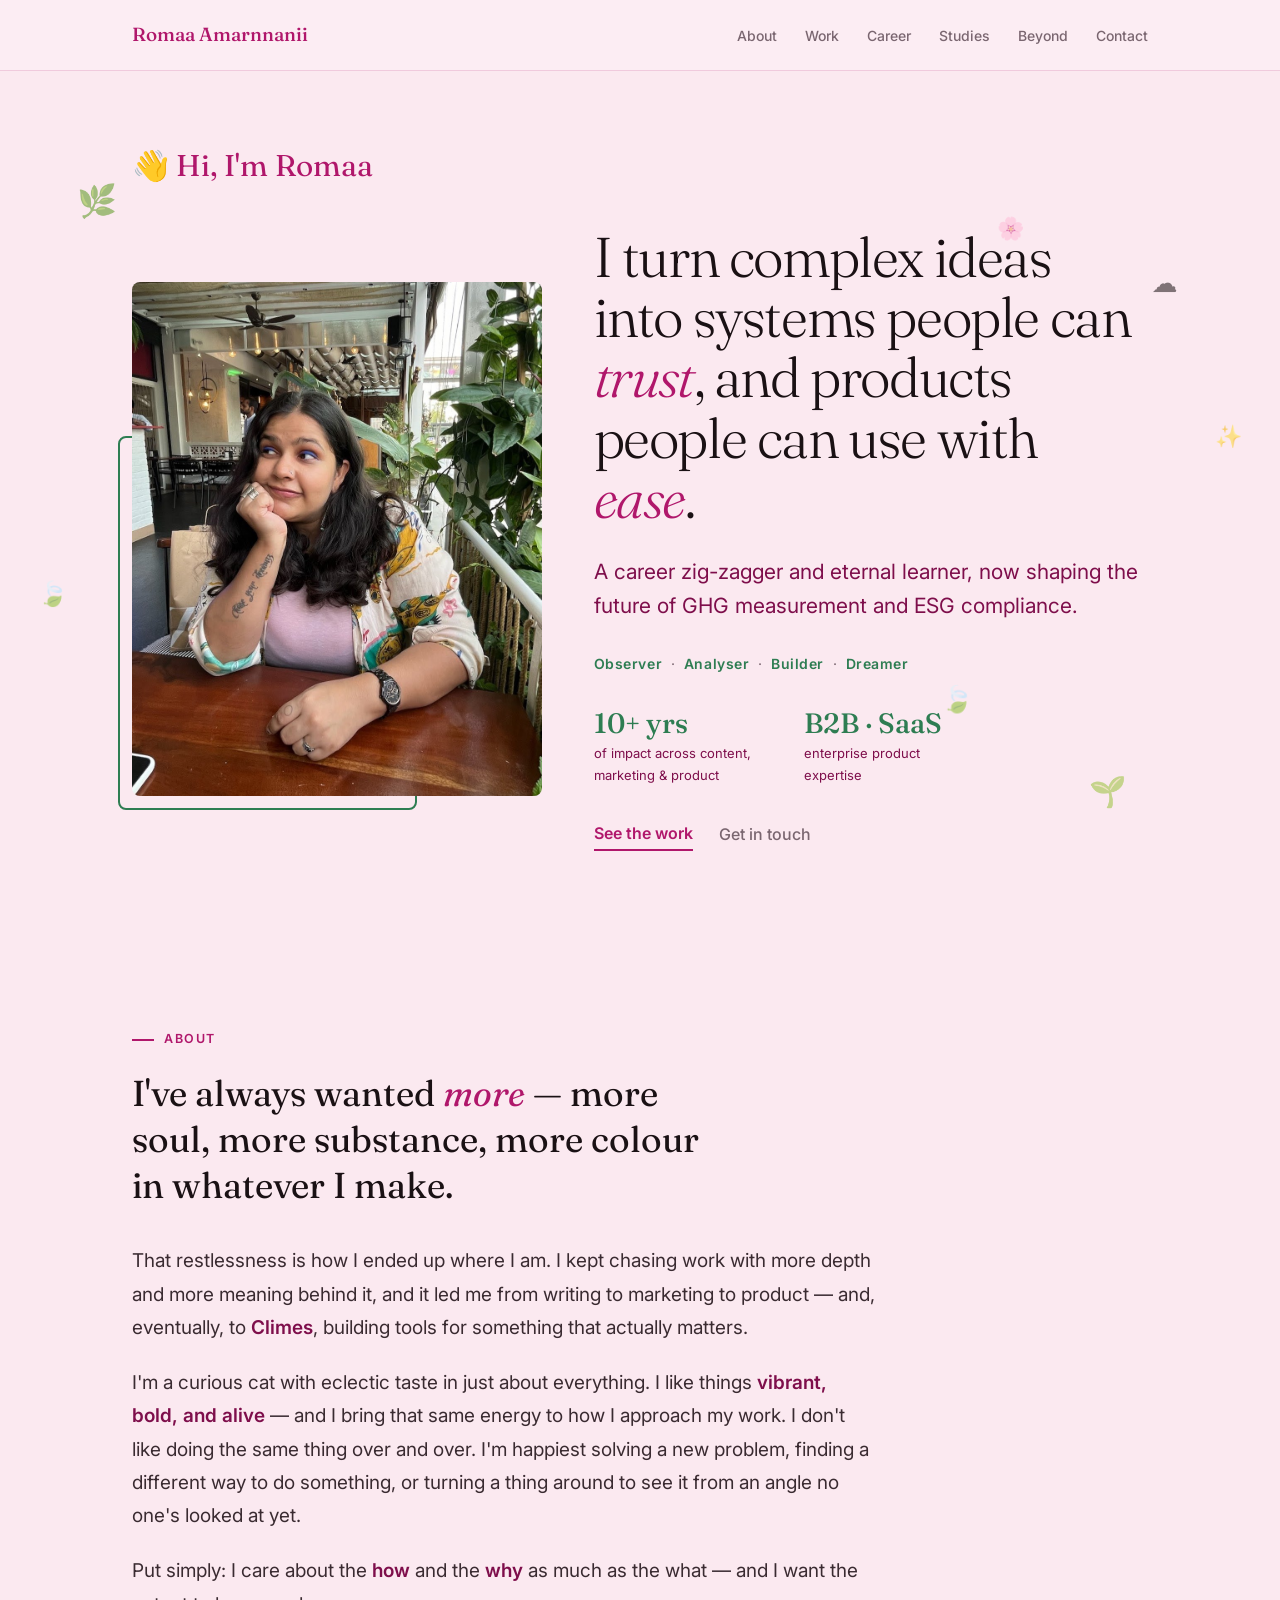
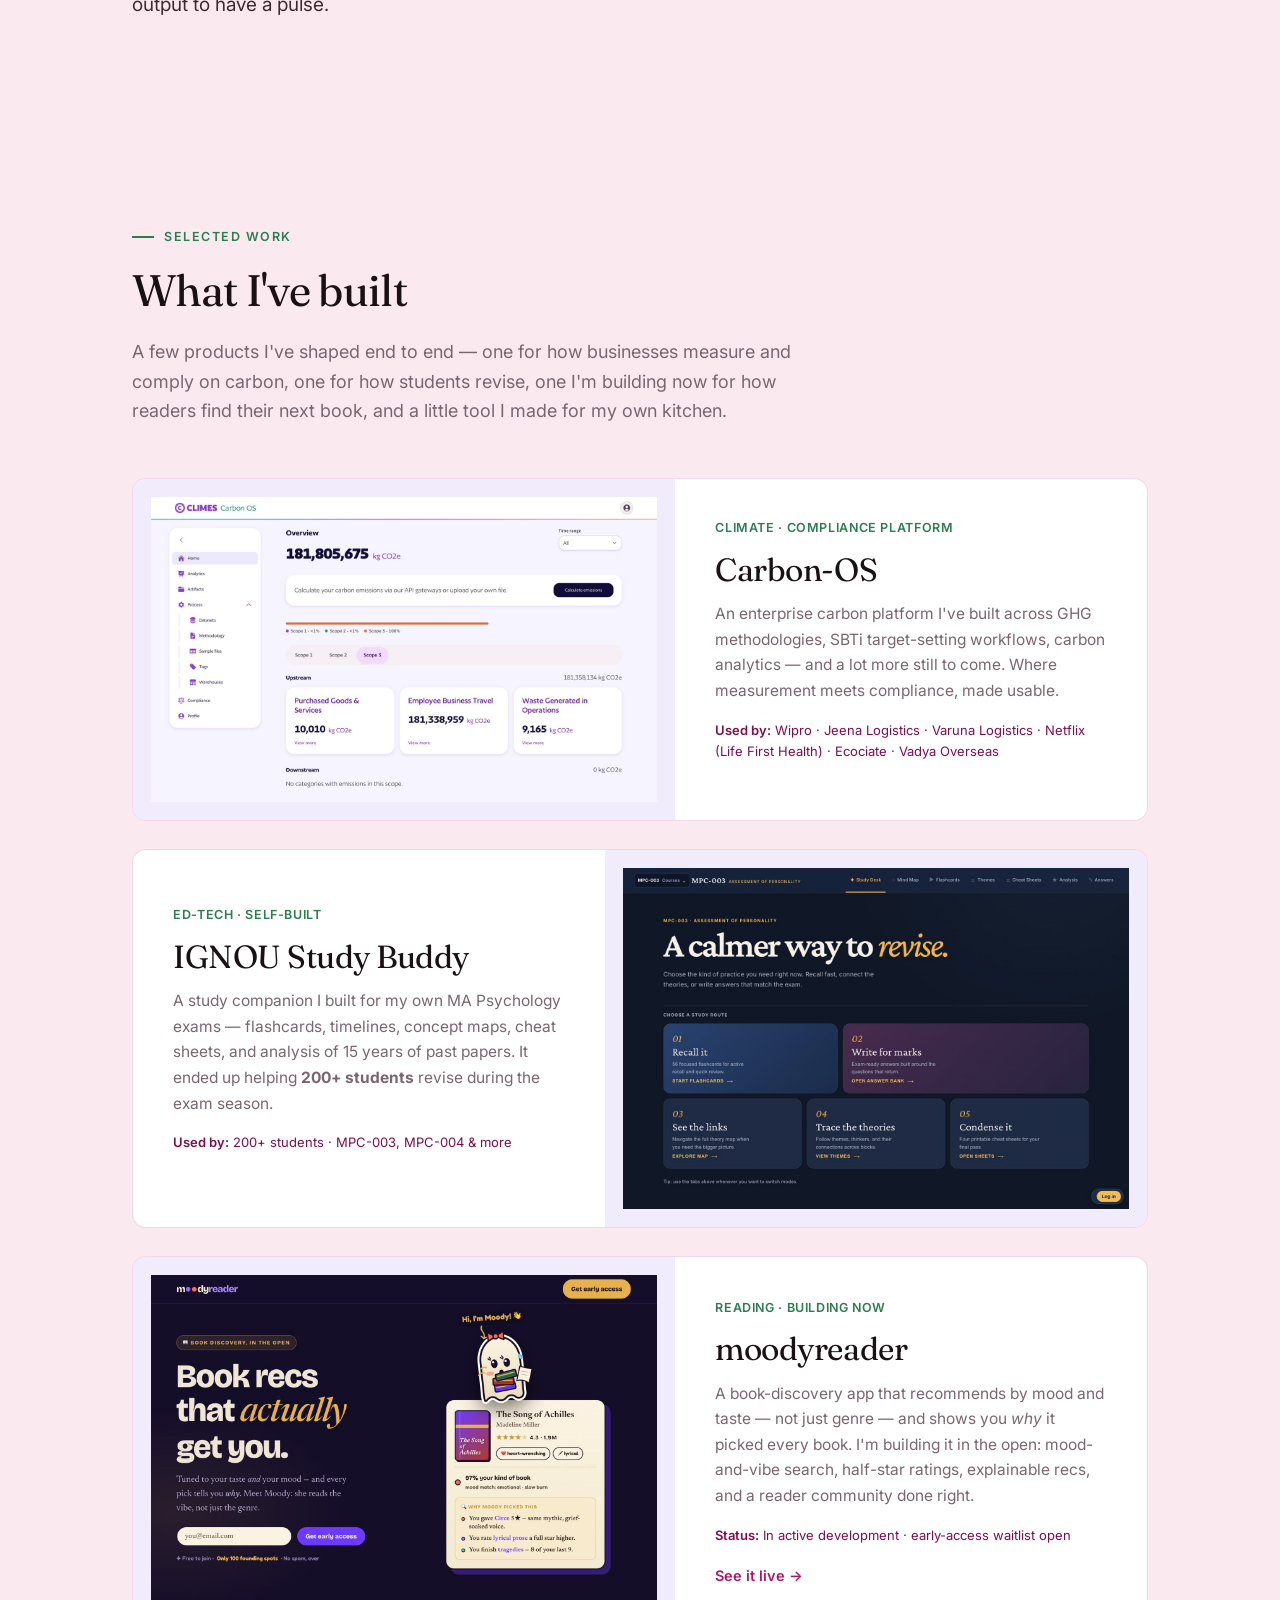
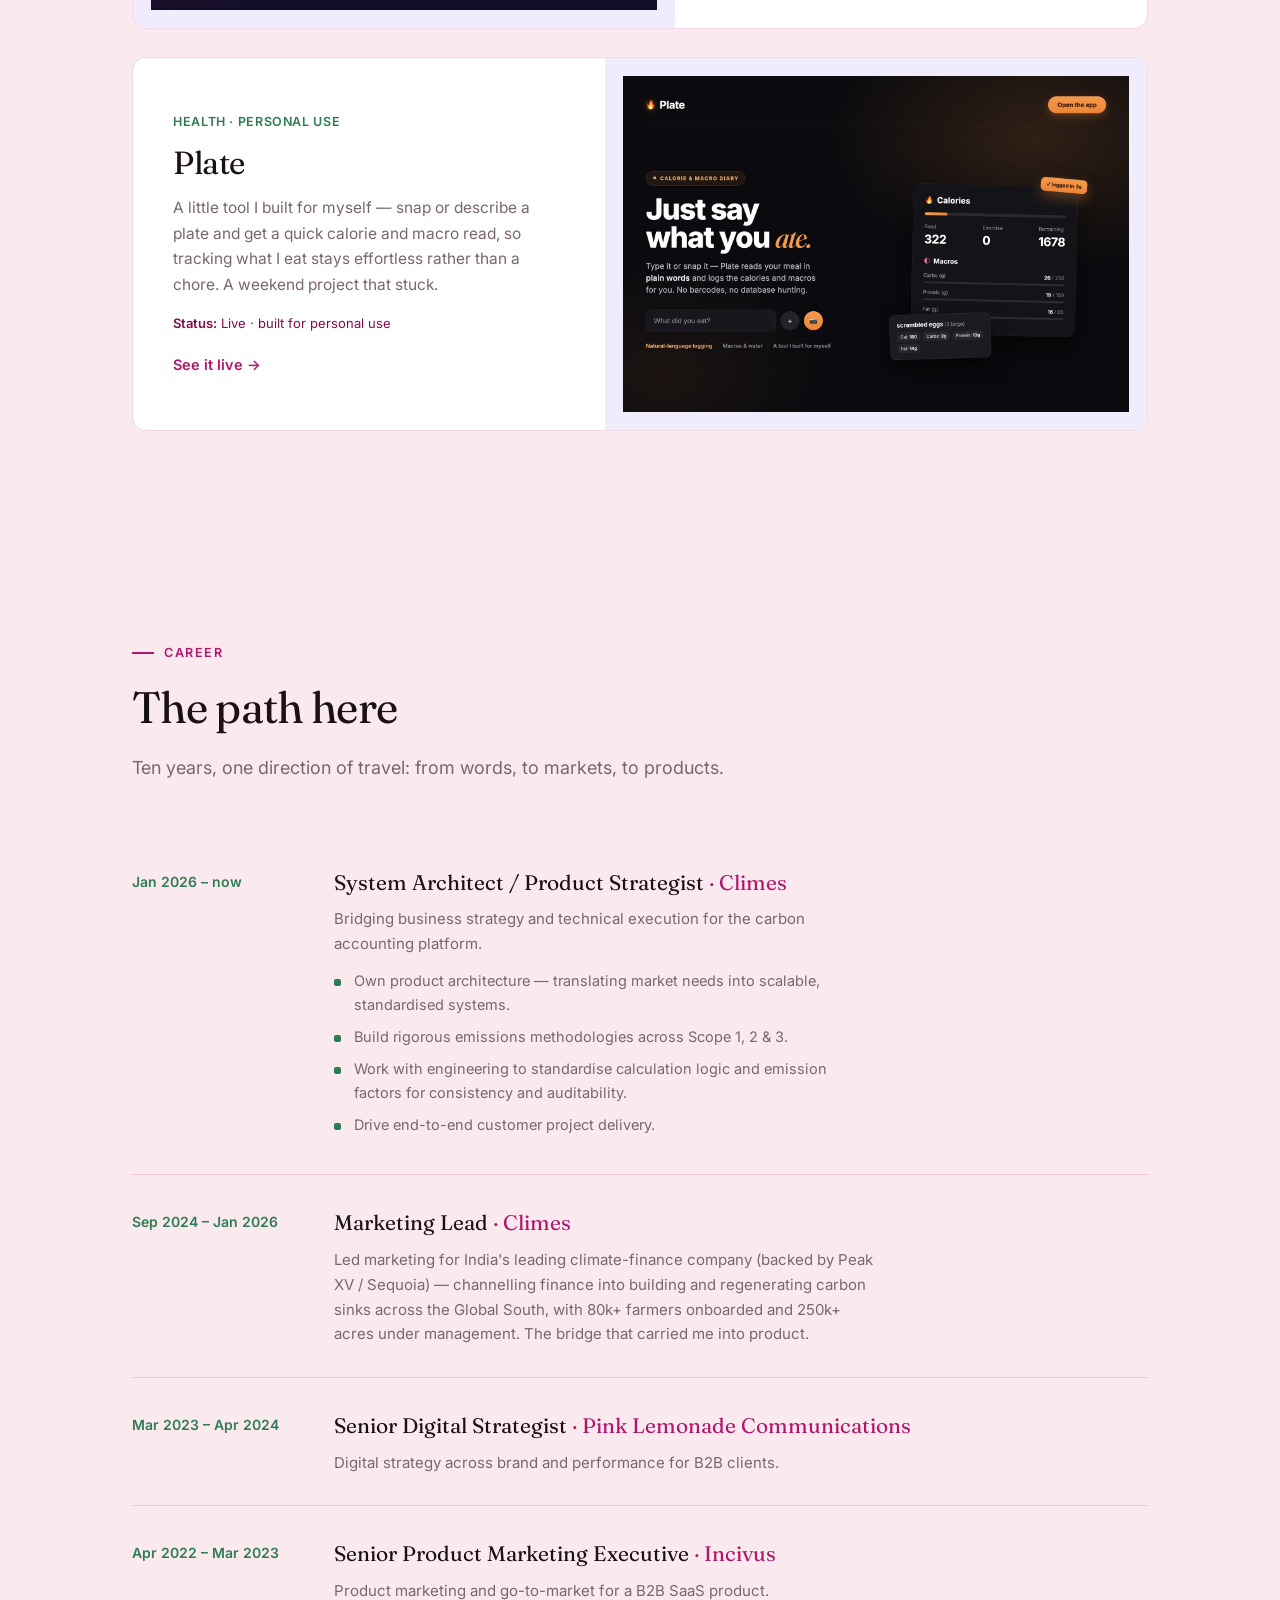
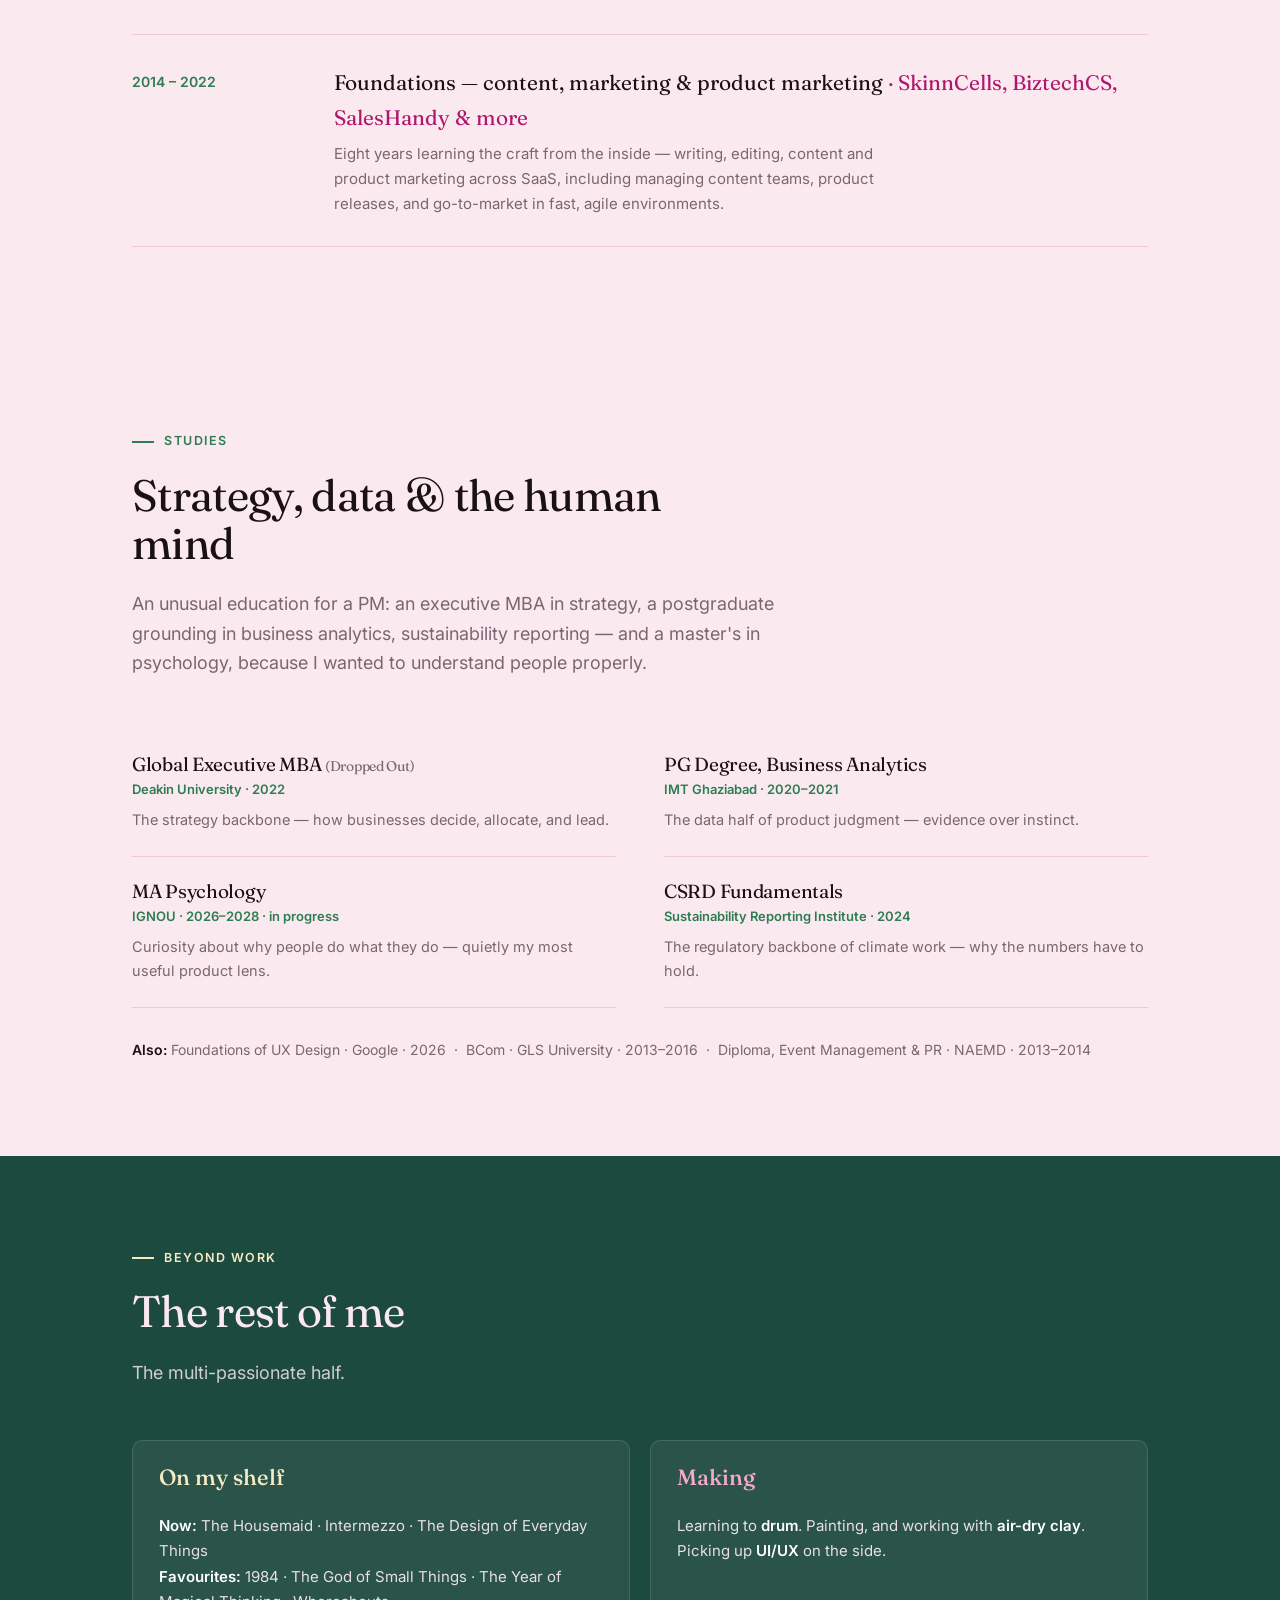
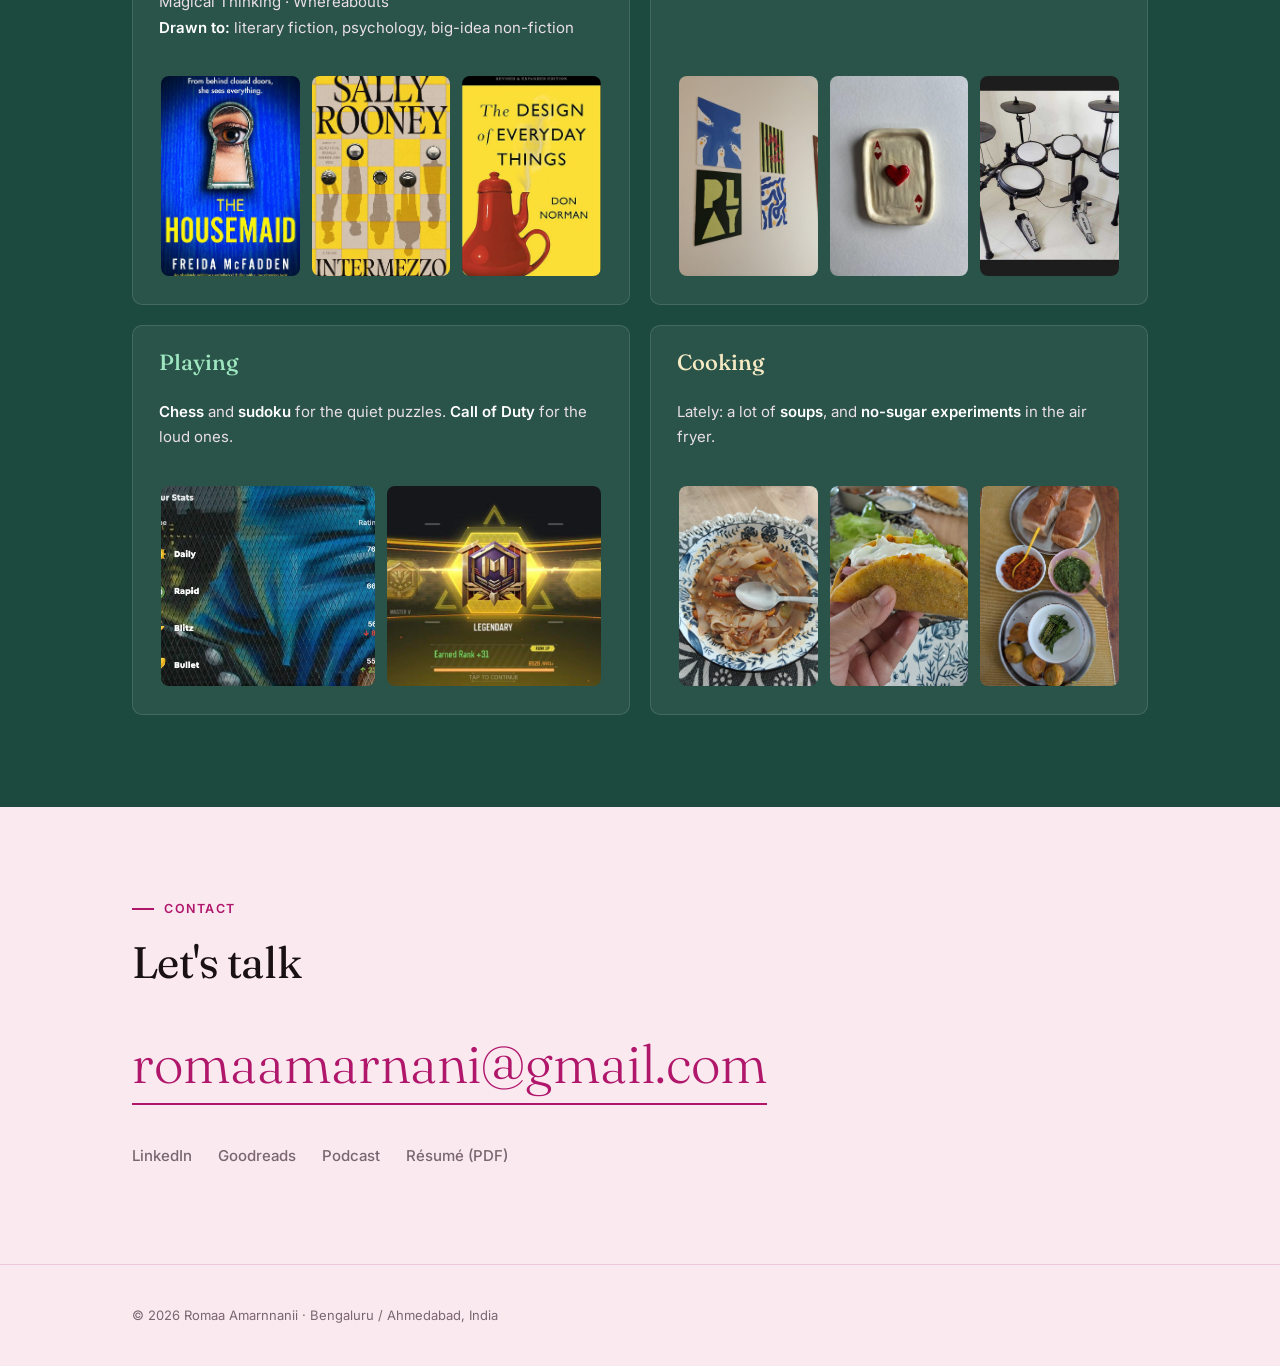
<file: index.html>
<!DOCTYPE html>
<html lang="en">
<head>
<meta charset="UTF-8">
<meta name="viewport" content="width=device-width, initial-scale=1.0">
<title>Romaa Amarnnanii — Product Manager</title>
<link rel="icon" href="data:image/svg+xml,<svg xmlns='http://www.w3.org/2000/svg' viewBox='0 0 16 16'><text y='14' font-size='14'>👋</text></svg>">
<link rel="preconnect" href="https://fonts.googleapis.com">
<link rel="preconnect" href="https://fonts.gstatic.com" crossorigin>
<link href="https://fonts.googleapis.com/css2?family=Fraunces:ital,opsz,wght@0,9..144,300;0,9..144,400;0,9..144,500;1,9..144,400;1,9..144,500&family=Inter:wght@400;500;600&display=swap" rel="stylesheet">
<link rel="stylesheet" href="assets/styles.css">
</head>
<body>

<nav>
  <div class="wrap">
    <a href="#top" class="brand">Romaa Amarnnanii</a>
    <button class="navtoggle" onclick="document.getElementById('nav').classList.toggle('open')">Menu</button>
    <ul class="navlinks" id="nav">
      <li><a href="#about">About</a></li>
      <li><a href="#work">Work</a></li>
      <li><a href="#career">Career</a></li>
      <li><a href="#studies">Studies</a></li>
      <li><a href="#beyond">Beyond</a></li>
      <li><a href="#contact">Contact</a></li>
    </ul>
  </div>
</nav>

<header class="hero" id="top">
  <div class="herosky" aria-hidden="true">
    <div class="hfloat hf1">🌿</div>
    <div class="hfloat hf2">☁️</div>
    <div class="hfloat hf3">🍃</div>
    <div class="hfloat hf4">🌱</div>
    <div class="hfloat hf5">✨</div>
    <div class="hfloat hf6">☁️</div>
    <div class="hfloat hf7">🌸</div>
    <div class="hfloat hf8">🍃</div>
    <div class="hfloat hf9">🌿</div>
    <div class="hfloat hf10">✨</div>
  </div>
  <div class="wrap">
    <p class="greet"><span class="wave">👋</span> Hi, I'm Romaa</p>
    <div class="hero-cols">
      <div class="hero-portrait">
        <img src="assets/portrait.jpg" alt="Romaa Amarnnanii">
      </div>
      <div>
        <h1>I turn complex ideas into systems people can <em>trust</em>, and products people can use with <em>ease</em>.</h1>
        <p class="sub">A career zig-zagger and eternal learner, now shaping the future of GHG measurement and ESG compliance.</p>
        <p class="idline">Observer <span>·</span> Analyser <span>·</span> Builder <span>·</span> Dreamer</p>
        <div class="hero-metrics">
          <div class="metric"><div class="n">10+ yrs</div><div class="l">of impact across content, marketing &amp; product</div></div>
          <div class="metric"><div class="n">B2B · SaaS</div><div class="l">enterprise product expertise</div></div>
        </div>
        <div class="cta">
          <a href="#work" class="link-underline">See the work</a>
          <a href="#contact" class="link-plain">Get in touch</a>
        </div>
      </div>
    </div>
  </div>
</header>

<section id="about" class="s-rose reveal">
  <div class="wrap">
    <p class="sec-label">About</p>
    <p class="about-lead">I've always wanted <em>more</em> — more soul, more substance, more colour in whatever I make.</p>
    <div class="about-body">
      <p>That restlessness is how I ended up where I am. I kept chasing work with more depth and more meaning behind it, and it led me from writing to marketing to product — and, eventually, to <b>Climes</b>, building tools for something that actually matters.</p>
      <p>I'm a curious cat with eclectic taste in just about everything. I like things <b>vibrant, bold, and alive</b> — and I bring that same energy to how I approach my work. I don't like doing the same thing over and over. I'm happiest solving a new problem, finding a different way to do something, or turning a thing around to see it from an angle no one's looked at yet.</p>
      <p>Put simply: I care about the <b>how</b> and the <b>why</b> as much as the what — and I want the output to have a pulse.</p>
    </div>
  </div>
</section>

<section id="work" class="s-quince reveal">
  <div class="wrap">
    <p class="sec-label">Selected Work</p>
    <h2 class="sec-title">What I've built</h2>
    <p class="sec-intro">A few products I've shaped end to end — one for how businesses measure and comply on carbon, one for how students revise, one I'm building now for how readers find their next book, and a little tool I made for my own kitchen.</p>

    <a class="feat" href="cases/carbonos.html">
      <div class="fimg"><img src="assets/carbonos-overview.jpg" alt="Carbon-OS overview dashboard"></div>
      <div class="fbody">
        <div class="ftag">Climate · Compliance Platform</div>
        <h3>Carbon-OS</h3>
        <p>An enterprise carbon platform I've built across GHG methodologies, SBTi target-setting workflows, carbon analytics — and a lot more still to come. Where measurement meets compliance, made usable.</p>
        <div class="clients"><b>Used by:</b> Wipro · Jeena Logistics · Varuna Logistics · Netflix (Life First Health) · Ecociate · Vadya Overseas</div>
      </div>
    </a>

    <a class="feat flip" href="cases/study-buddy.html">
      <div class="fbody">
        <div class="ftag">Ed-tech · Self-built</div>
        <h3>IGNOU Study Buddy</h3>
        <p>A study companion I built for my own MA Psychology exams — flashcards, timelines, concept maps, cheat sheets, and analysis of 15 years of past papers. It ended up helping <b>200+ students</b> revise during the exam season.</p>
        <div class="clients"><b>Used by:</b> 200+ students · MPC-003, MPC-004 &amp; more</div>
      </div>
      <div class="fimg"><img src="assets/study-desk.jpg" alt="IGNOU study buddy — study desk"></div>
    </a>

    <a class="feat" href="https://trymoodyreader.com/" target="_blank" rel="noopener">
      <div class="fimg"><img src="assets/moodyreader.jpg" alt="moodyreader — a book recommendation that explains why Moody picked it"></div>
      <div class="fbody">
        <div class="ftag">Reading · Building now</div>
        <h3>moodyreader</h3>
        <p>A book-discovery app that recommends by mood and taste — not just genre — and shows you <em>why</em> it picked every book. I'm building it in the open: mood-and-vibe search, half-star ratings, explainable recs, and a reader community done right.</p>
        <div class="clients"><b>Status:</b> In active development · early-access waitlist open</div>
        <span class="more">See it live →</span>
      </div>
    </a>

    <a class="feat flip" href="https://caloriesonplate.vercel.app/" target="_blank" rel="noopener">
      <div class="fbody">
        <div class="ftag">Health · Personal use</div>
        <h3>Plate</h3>
        <p>A little tool I built for myself — snap or describe a plate and get a quick calorie and macro read, so tracking what I eat stays effortless rather than a chore. A weekend project that stuck.</p>
        <div class="clients"><b>Status:</b> Live · built for personal use</div>
        <span class="more">See it live →</span>
      </div>
      <div class="fimg"><img src="assets/plate.jpg" alt="Plate — describe a meal in plain words and it logs the calories and macros"></div>
    </a>
  </div>
</section>

<section id="career" class="s-rose reveal">
  <div class="wrap">
    <p class="sec-label">Career</p>
    <h2 class="sec-title">The path here</h2>
    <p class="sec-intro">Ten years, one direction of travel: from words, to markets, to products.</p>

    <div class="career-row">
      <div class="career-when">Jan 2026 – now</div>
      <div>
        <div class="career-role">System Architect / Product Strategist <span class="career-co">· Climes</span></div>
        <p>Bridging business strategy and technical execution for the carbon accounting platform.</p>
        <ul>
          <li>Own product architecture — translating market needs into scalable, standardised systems.</li>
          <li>Build rigorous emissions methodologies across Scope 1, 2 &amp; 3.</li>
          <li>Work with engineering to standardise calculation logic and emission factors for consistency and auditability.</li>
          <li>Drive end-to-end customer project delivery.</li>
        </ul>
      </div>
    </div>

    <div class="career-row">
      <div class="career-when">Sep 2024 – Jan 2026</div>
      <div>
        <div class="career-role">Marketing Lead <span class="career-co">· Climes</span></div>
        <p>Led marketing for India's leading climate-finance company (backed by Peak XV / Sequoia) — channelling finance into building and regenerating carbon sinks across the Global South, with 80k+ farmers onboarded and 250k+ acres under management. The bridge that carried me into product.</p>
      </div>
    </div>

    <div class="career-row">
      <div class="career-when">Mar 2023 – Apr 2024</div>
      <div>
        <div class="career-role">Senior Digital Strategist <span class="career-co">· Pink Lemonade Communications</span></div>
        <p>Digital strategy across brand and performance for B2B clients.</p>
      </div>
    </div>

    <div class="career-row">
      <div class="career-when">Apr 2022 – Mar 2023</div>
      <div>
        <div class="career-role">Senior Product Marketing Executive <span class="career-co">· Incivus</span></div>
        <p>Product marketing and go-to-market for a B2B SaaS product.</p>
      </div>
    </div>

    <div class="career-row">
      <div class="career-when">2014 – 2022</div>
      <div>
        <div class="career-role">Foundations — content, marketing &amp; product marketing <span class="career-co">· SkinnCells, BiztechCS, SalesHandy &amp; more</span></div>
        <p>Eight years learning the craft from the inside — writing, editing, content and product marketing across SaaS, including managing content teams, product releases, and go-to-market in fast, agile environments.</p>
      </div>
    </div>
  </div>
</section>

<section id="studies" class="s-quince reveal">
  <div class="wrap">
    <p class="sec-label">Studies</p>
    <h2 class="sec-title">Strategy, data &amp; the human mind</h2>
    <p class="sec-intro">An unusual education for a PM: an executive MBA in strategy, a postgraduate grounding in business analytics, sustainability reporting — and a master's in psychology, because I wanted to understand people properly.</p>
    <div class="studies">
      <div class="study"><h3>Global Executive MBA <span style="color:var(--ink-soft);font-weight:400;font-size:14px">(Dropped Out)</span></h3><div class="meta">Deakin University · 2022</div><p>The strategy backbone — how businesses decide, allocate, and lead.</p></div>
      <div class="study"><h3>PG Degree, Business Analytics</h3><div class="meta">IMT Ghaziabad · 2020–2021</div><p>The data half of product judgment — evidence over instinct.</p></div>
      <div class="study"><h3>MA Psychology</h3><div class="meta">IGNOU · 2026–2028 · in progress</div><p>Curiosity about why people do what they do — quietly my most useful product lens.</p></div>
      <div class="study"><h3>CSRD Fundamentals</h3><div class="meta">Sustainability Reporting Institute · 2024</div><p>The regulatory backbone of climate work — why the numbers have to hold.</p></div>
    </div>
    <div class="study-min">
      <b>Also:</b> Foundations of UX Design · Google · 2026 &nbsp;·&nbsp; BCom · GLS University · 2013–2016 &nbsp;·&nbsp; Diploma, Event Management &amp; PR · NAEMD · 2013–2014
    </div>
  </div>
</section>

<!-- Garden section hidden for now
<section id="garden" class="garden s-green reveal">
  <div class="wrap">
    <p class="sec-label">The Garden</p>
    <h2 class="sec-title">Thinking out loud</h2>
    <p class="sec-intro">A living space for ideas, work-in-progress, and the models I reach for.</p>

    <div class="tabs">
      <button class="tab active" data-tab="thinking">Thinking</button>
      <button class="tab" data-tab="building">Building</button>
      <button class="tab" data-tab="frameworks">Frameworks</button>
    </div>
    <div class="tab-panel active" id="thinking">
      <div class="entry"><div class="eimg"><img src="assets/garden-climate.jpg" alt=""></div><div class="ebody"><div class="kind">Essay · draft</div><h4>Why carbon software keeps failing the audit</h4><p>Placeholder — a point of view on trust vs. dashboards.</p></div></div>
      <div class="entry"><div class="eimg"><img src="assets/garden-career.jpg" alt=""></div><div class="ebody"><div class="kind">Learning</div><h4>What the marketing-to-product jump taught me</h4><p>Placeholder — transferable skills, unlearned habits.</p></div></div>
    </div>
    <div class="tab-panel" id="building">
      <div class="entry"><div class="eimg"><img src="assets/garden-climate.jpg" alt=""></div><div class="ebody"><div class="kind">In progress</div><h4>The SBTi target-setting module</h4><p>Placeholder — what you're figuring out right now.</p></div></div>
      <div class="entry"><div class="eimg imgslot">image: emission factors</div><div class="ebody"><div class="kind">Experiment</div><h4>Standardising emission factors</h4><p>Placeholder — a build note.</p></div></div>
    </div>
    <div class="tab-panel" id="frameworks">
      <div class="entry"><div class="eimg imgslot">image: standards</div><div class="ebody"><div class="kind">Standard</div><h4>GHG Protocol · SBTi · CSRD</h4><p>Placeholder — the standards you build against &amp; why.</p></div></div>
      <div class="entry"><div class="eimg imgslot">image: mental models</div><div class="ebody"><div class="kind">Model</div><h4>Jobs-to-be-Done · first-principles</h4><p>Placeholder — a model you actually use, in your words.</p></div></div>
    </div>
  </div>
</section>
-->

<section id="beyond" class="beyond reveal">
  <div class="wrap">
    <p class="sec-label">Beyond Work</p>
    <h2 class="sec-title">The rest of me</h2>
    <p class="sec-intro">The multi-passionate half.</p>
    <div class="beyond-grid">
      <div class="bcard books">
        <div class="bhead">On my shelf</div>
        <div class="bbody"><b>Now:</b> The Housemaid · Intermezzo · The Design of Everyday Things<br><b>Favourites:</b> 1984 · The God of Small Things · The Year of Magical Thinking · Whereabouts<br><b>Drawn to:</b> literary fiction, psychology, big-idea non-fiction</div>
        <div class="imgstrip"><img src="assets/book-housemaid.jpg" alt="The Housemaid"><img src="assets/book-intermezzo.jpg" alt="Intermezzo"><img src="assets/book-design.jpg" alt="The Design of Everyday Things"></div>
      </div>
      <div class="bcard making">
        <div class="bhead">Making</div>
        <div class="bbody">Learning to <b>drum</b>. Painting, and working with <b>air-dry clay</b>. Picking up <b>UI/UX</b> on the side.</div>
        <div class="imgstrip"><img src="assets/make-paintings.jpg" alt="Paintings"><img src="assets/make-clay-ace.jpg" alt="Clay ace-of-hearts dish"><img src="assets/make-drums.jpg" alt="Drum kit"></div>
      </div>
      <div class="bcard playing">
        <div class="bhead">Playing</div>
        <div class="bbody"><b>Chess</b> and <b>sudoku</b> for the quiet puzzles. <b>Call of Duty</b> for the loud ones.</div>
        <div class="imgstrip two"><img src="assets/play-chess.jpg" alt="Chess stats"><img src="assets/play-cod.jpg" alt="Call of Duty Legendary rank"></div>
      </div>
      <div class="bcard cooking">
        <div class="bhead">Cooking</div>
        <div class="bbody">Lately: a lot of <b>soups</b>, and <b>no-sugar experiments</b> in the air fryer.</div>
        <div class="imgstrip"><img src="assets/cook-soup.jpg" alt="Noodle soup"><img src="assets/cook-taco.jpg" alt="Taco"><img src="assets/cook-pav.jpg" alt="Vada pav plate"></div>
      </div>
    </div>
  </div>
</section>

<section id="contact" class="contact s-rose reveal">
  <div class="wrap">
    <p class="sec-label">Contact</p>
    <h2 class="sec-title" style="margin-bottom:32px">Let's talk</h2>
    <a href="mailto:romaamarnani@gmail.com" class="big">romaamarnani@gmail.com</a>
    <div class="social">
      <a href="https://www.linkedin.com/in/romaaamarnnanii" target="_blank" rel="noopener">LinkedIn</a>
      <a href="https://www.goodreads.com/user/show/26159956-roma-amarnani" target="_blank" rel="noopener">Goodreads</a>
      <a href="https://open.spotify.com/show/6kNNCTzqYCFjqkBKebijsF" target="_blank" rel="noopener">Podcast</a>
      <a href="assets/Romaa-Amarnnanii-CV.pdf" target="_blank" rel="noopener">Résumé (PDF)</a>
    </div>
  </div>
</section>

<footer>
  <div class="wrap">© 2026 Romaa Amarnnanii · Bengaluru / Ahmedabad, India</div>
</footer>

<script src="assets/main.js"></script>
</body>
</html>
</file>
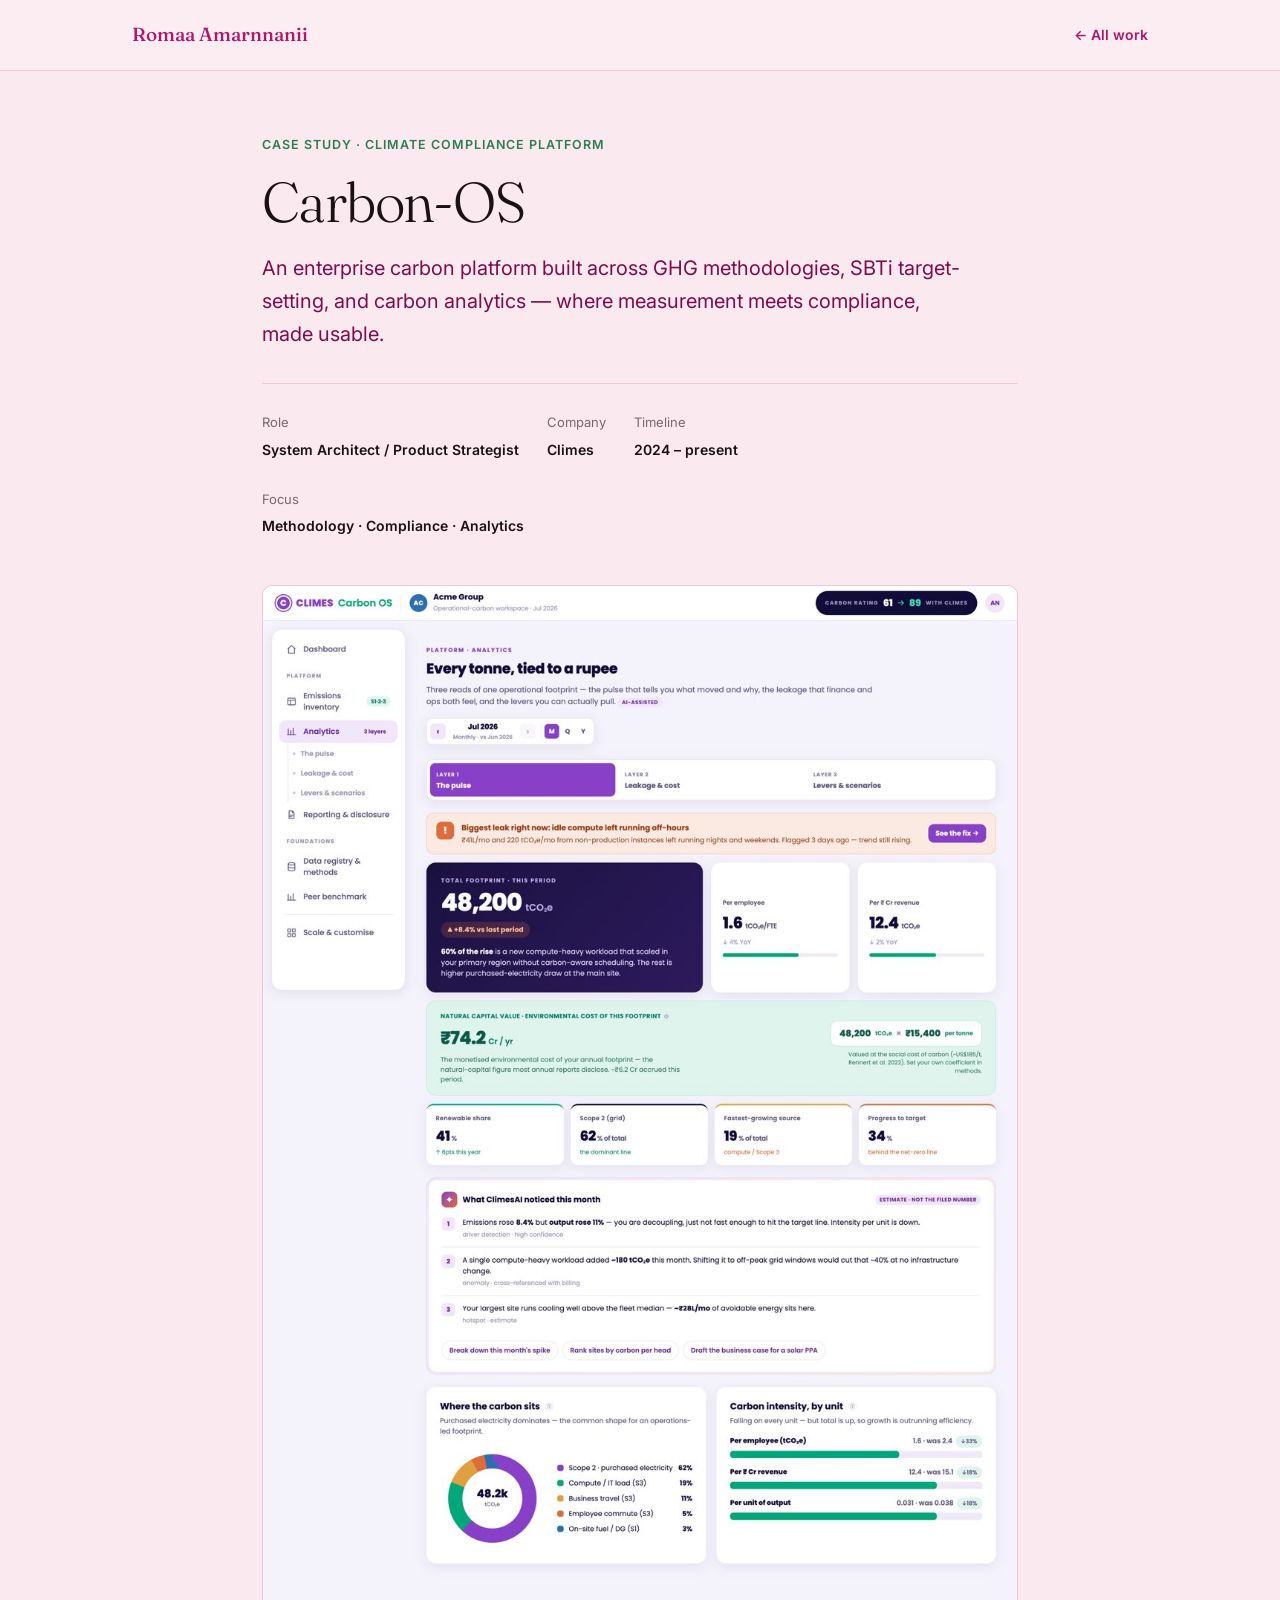
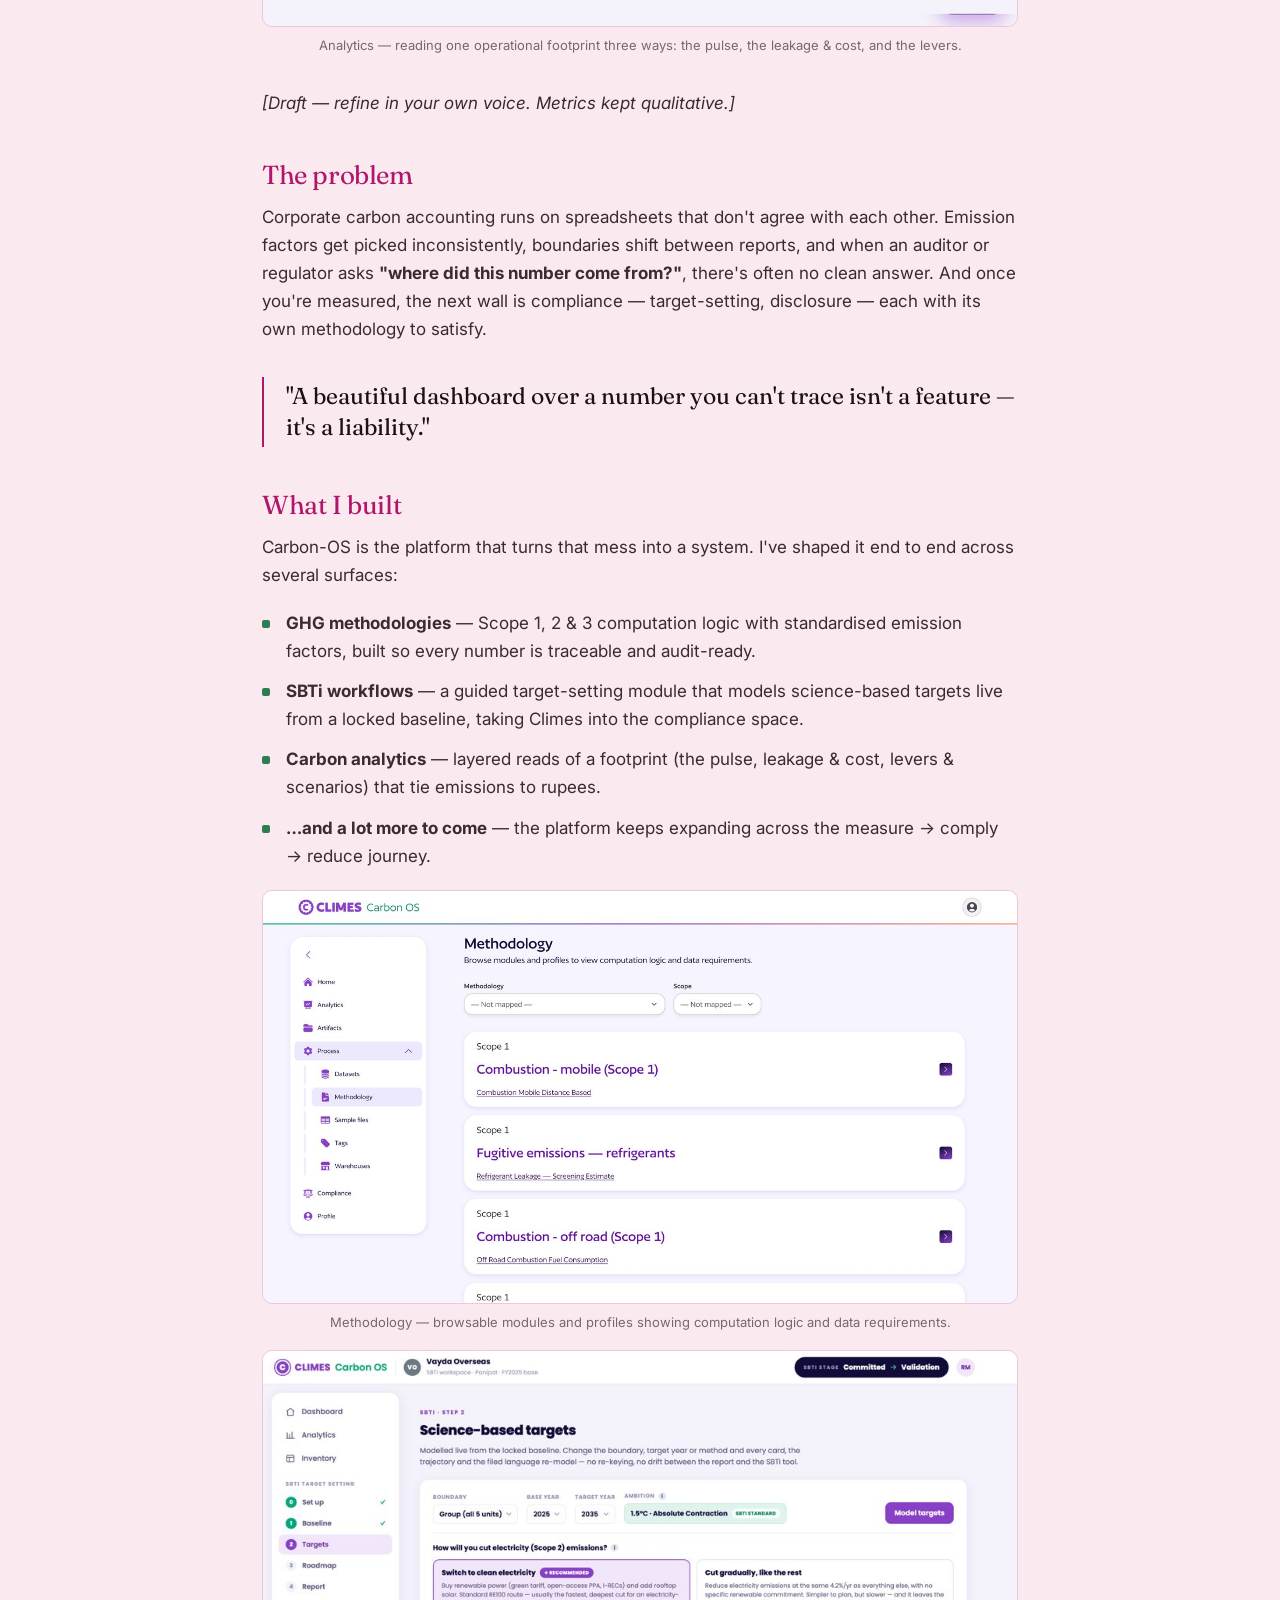
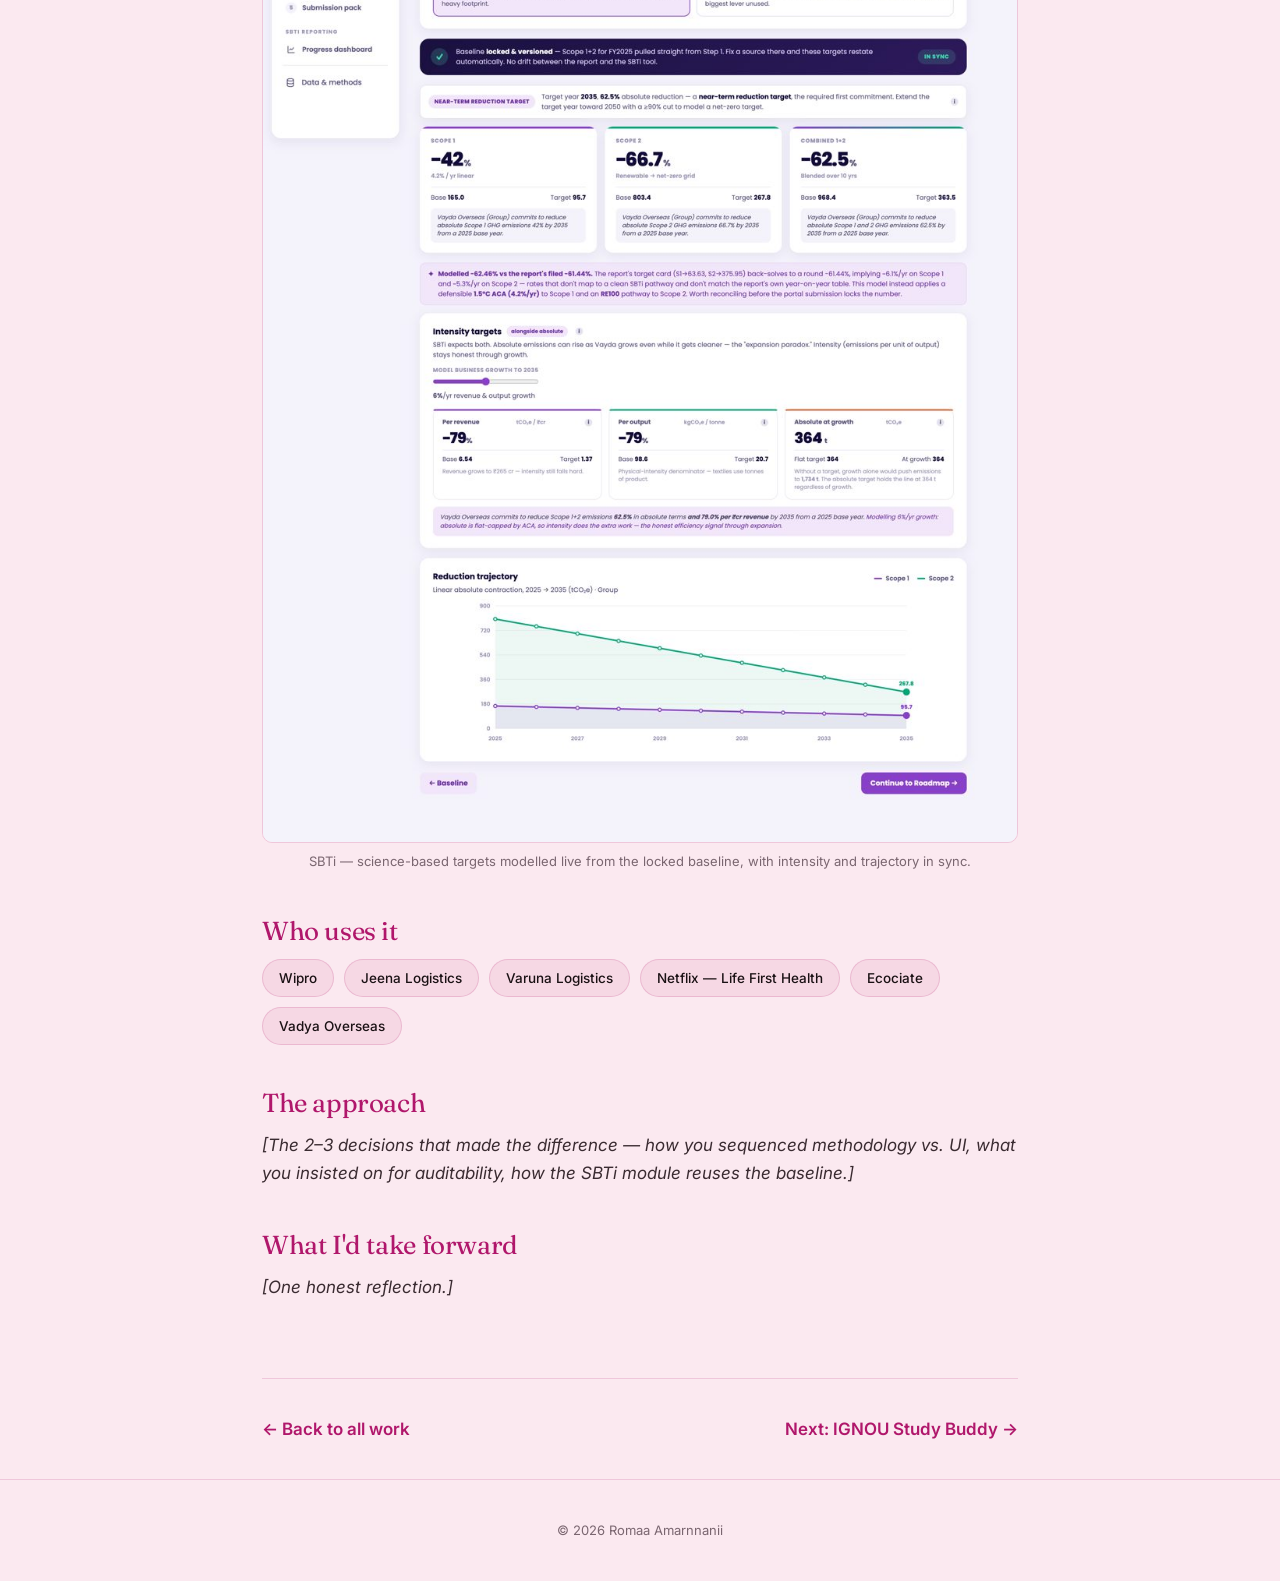
<file: cases/carbonos.html>
<!DOCTYPE html>
<html lang="en">
<head>
<meta charset="UTF-8">
<meta name="viewport" content="width=device-width, initial-scale=1.0">
<title>Carbon-OS — Case Study · Romaa Amarnnanii</title>
<link rel="icon" href="data:image/svg+xml,<svg xmlns='http://www.w3.org/2000/svg' viewBox='0 0 16 16'><text y='14' font-size='14'>👋</text></svg>">
<link rel="preconnect" href="https://fonts.googleapis.com">
<link rel="preconnect" href="https://fonts.gstatic.com" crossorigin>
<link href="https://fonts.googleapis.com/css2?family=Fraunces:ital,opsz,wght@0,9..144,300;0,9..144,400;0,9..144,500;1,9..144,400&family=Inter:wght@400;500;600&display=swap" rel="stylesheet">
<link rel="stylesheet" href="../assets/styles.css">
</head>
<body>

<nav class="case-nav">
  <div class="wrap">
    <a href="../index.html" class="brand">Romaa Amarnnanii</a>
    <a href="../index.html#work" class="back">← All work</a>
  </div>
</nav>

<div class="case-wrap">
  <header class="case-head">
    <p class="eyebrow">Case Study · Climate Compliance Platform</p>
    <h1>Carbon-OS</h1>
    <p class="lede">An enterprise carbon platform built across GHG methodologies, SBTi target-setting, and carbon analytics — where measurement meets compliance, made usable.</p>
    <div class="meta-row">
      <div><div class="k">Role</div><div class="v">System Architect / Product Strategist</div></div>
      <div><div class="k">Company</div><div class="v">Climes</div></div>
      <div><div class="k">Timeline</div><div class="v">2024 – present</div></div>
      <div><div class="k">Focus</div><div class="v">Methodology · Compliance · Analytics</div></div>
    </div>
  </header>

  <div class="case-img"><img src="../assets/carbonos-analytics.jpg" alt="Carbon-OS analytics — every tonne tied to a rupee"><div class="case-cap">Analytics — reading one operational footprint three ways: the pulse, the leakage & cost, and the levers.</div></div>

  <article>
    <p><em>[Draft — refine in your own voice. Metrics kept qualitative.]</em></p>

    <h2>The problem</h2>
    <p>Corporate carbon accounting runs on spreadsheets that don't agree with each other. Emission factors get picked inconsistently, boundaries shift between reports, and when an auditor or regulator asks <strong>"where did this number come from?"</strong>, there's often no clean answer. And once you're measured, the next wall is compliance — target-setting, disclosure — each with its own methodology to satisfy.</p>

    <div class="pull">"A beautiful dashboard over a number you can't trace isn't a feature — it's a liability."</div>

    <h2>What I built</h2>
    <p>Carbon-OS is the platform that turns that mess into a system. I've shaped it end to end across several surfaces:</p>
    <ul>
      <li><strong>GHG methodologies</strong> — Scope 1, 2 &amp; 3 computation logic with standardised emission factors, built so every number is traceable and audit-ready.</li>
      <li><strong>SBTi workflows</strong> — a guided target-setting module that models science-based targets live from a locked baseline, taking Climes into the compliance space.</li>
      <li><strong>Carbon analytics</strong> — layered reads of a footprint (the pulse, leakage &amp; cost, levers &amp; scenarios) that tie emissions to rupees.</li>
      <li><strong>…and a lot more to come</strong> — the platform keeps expanding across the measure → comply → reduce journey.</li>
    </ul>

    <div class="case-img"><img src="../assets/carbonos-methodology.jpg" alt="Carbon-OS methodology browser"><div class="case-cap">Methodology — browsable modules and profiles showing computation logic and data requirements.</div></div>

    <div class="case-img"><img src="../assets/carbonos-sbti.jpg" alt="Carbon-OS SBTi science-based targets"><div class="case-cap">SBTi — science-based targets modelled live from the locked baseline, with intensity and trajectory in sync.</div></div>

    <h2>Who uses it</h2>
    <div class="clientrow">
      <span>Wipro</span><span>Jeena Logistics</span><span>Varuna Logistics</span><span>Netflix — Life First Health</span><span>Ecociate</span><span>Vadya Overseas</span>
    </div>

    <h2>The approach</h2>
    <p><em>[The 2–3 decisions that made the difference — how you sequenced methodology vs. UI, what you insisted on for auditability, how the SBTi module reuses the baseline.]</em></p>

    <h2>What I'd take forward</h2>
    <p><em>[One honest reflection.]</em></p>
  </article>

  <div class="nextnav">
    <a href="../index.html#work">← Back to all work</a>
    <a href="study-buddy.html">Next: IGNOU Study Buddy →</a>
  </div>
</div>

<footer style="text-align:center"><div class="wrap">© 2026 Romaa Amarnnanii</div></footer>
<script src="../assets/main.js"></script>
</body>
</html>
</file>
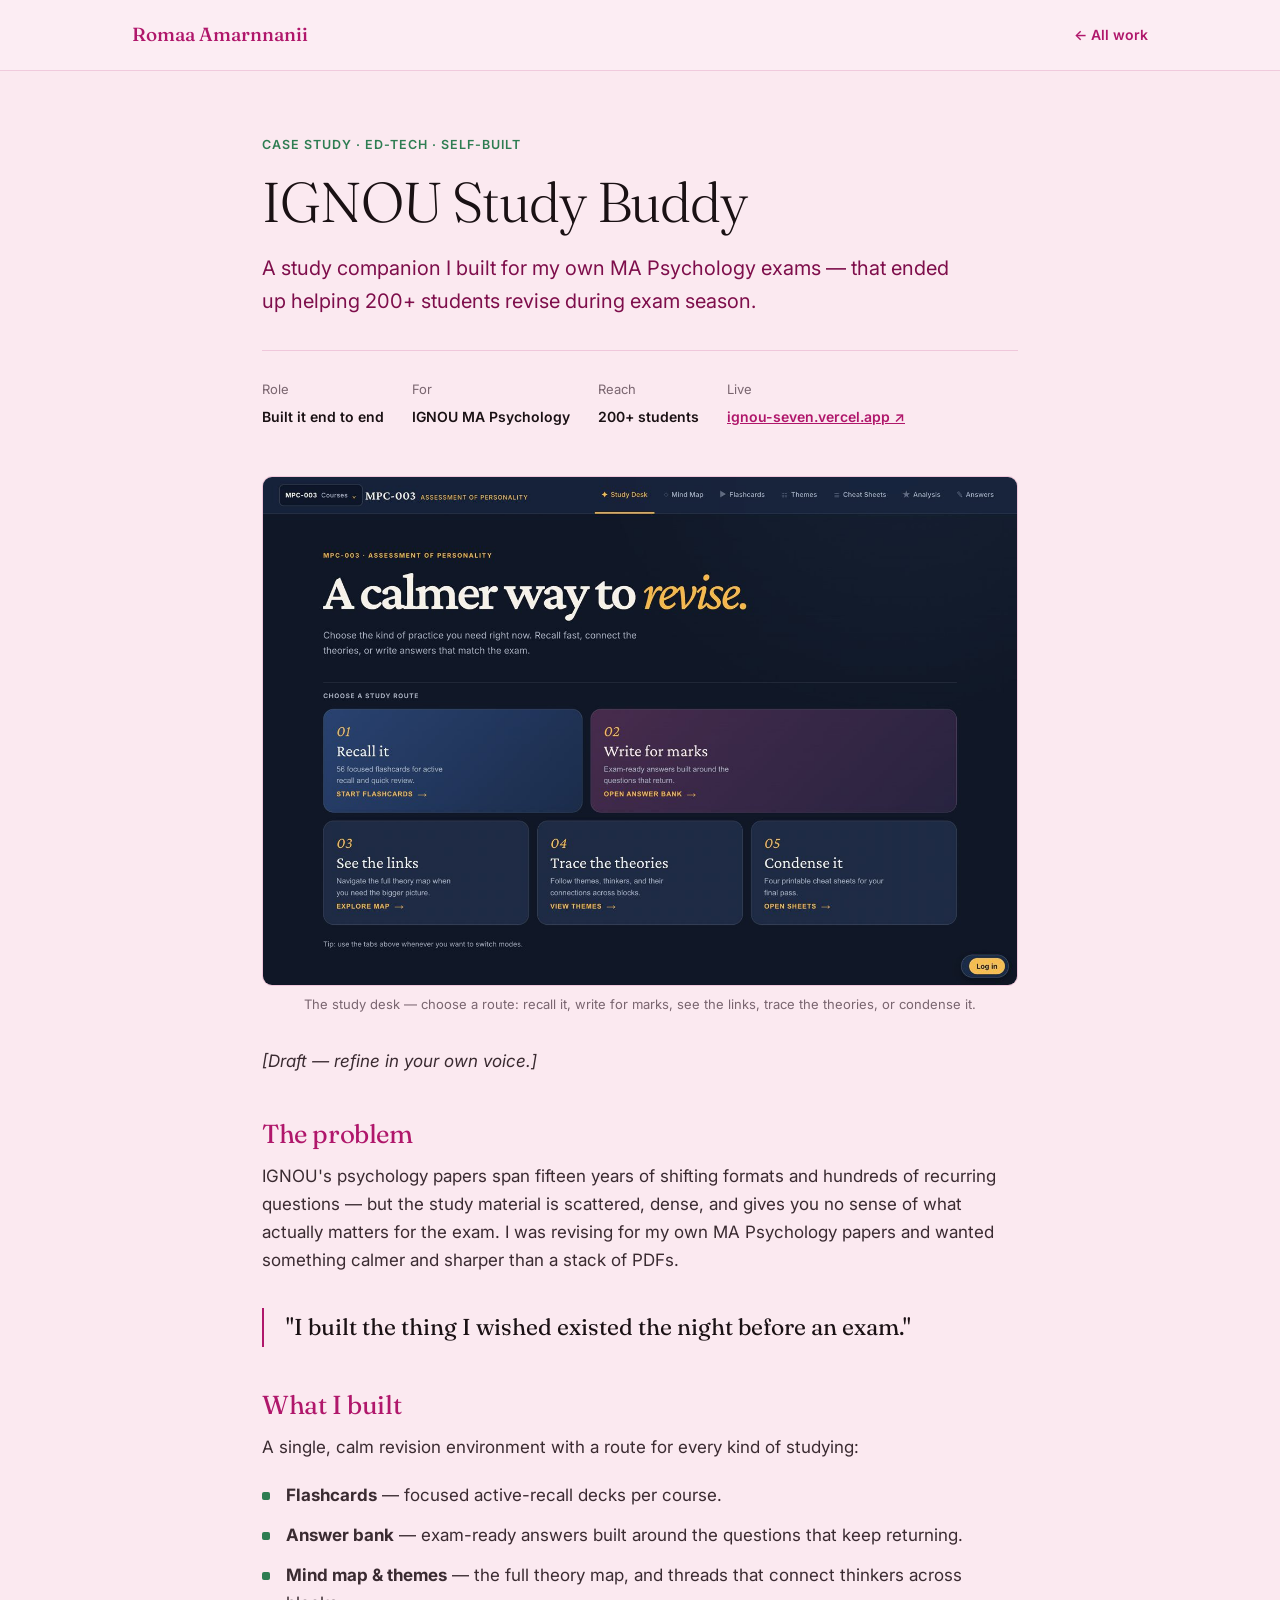
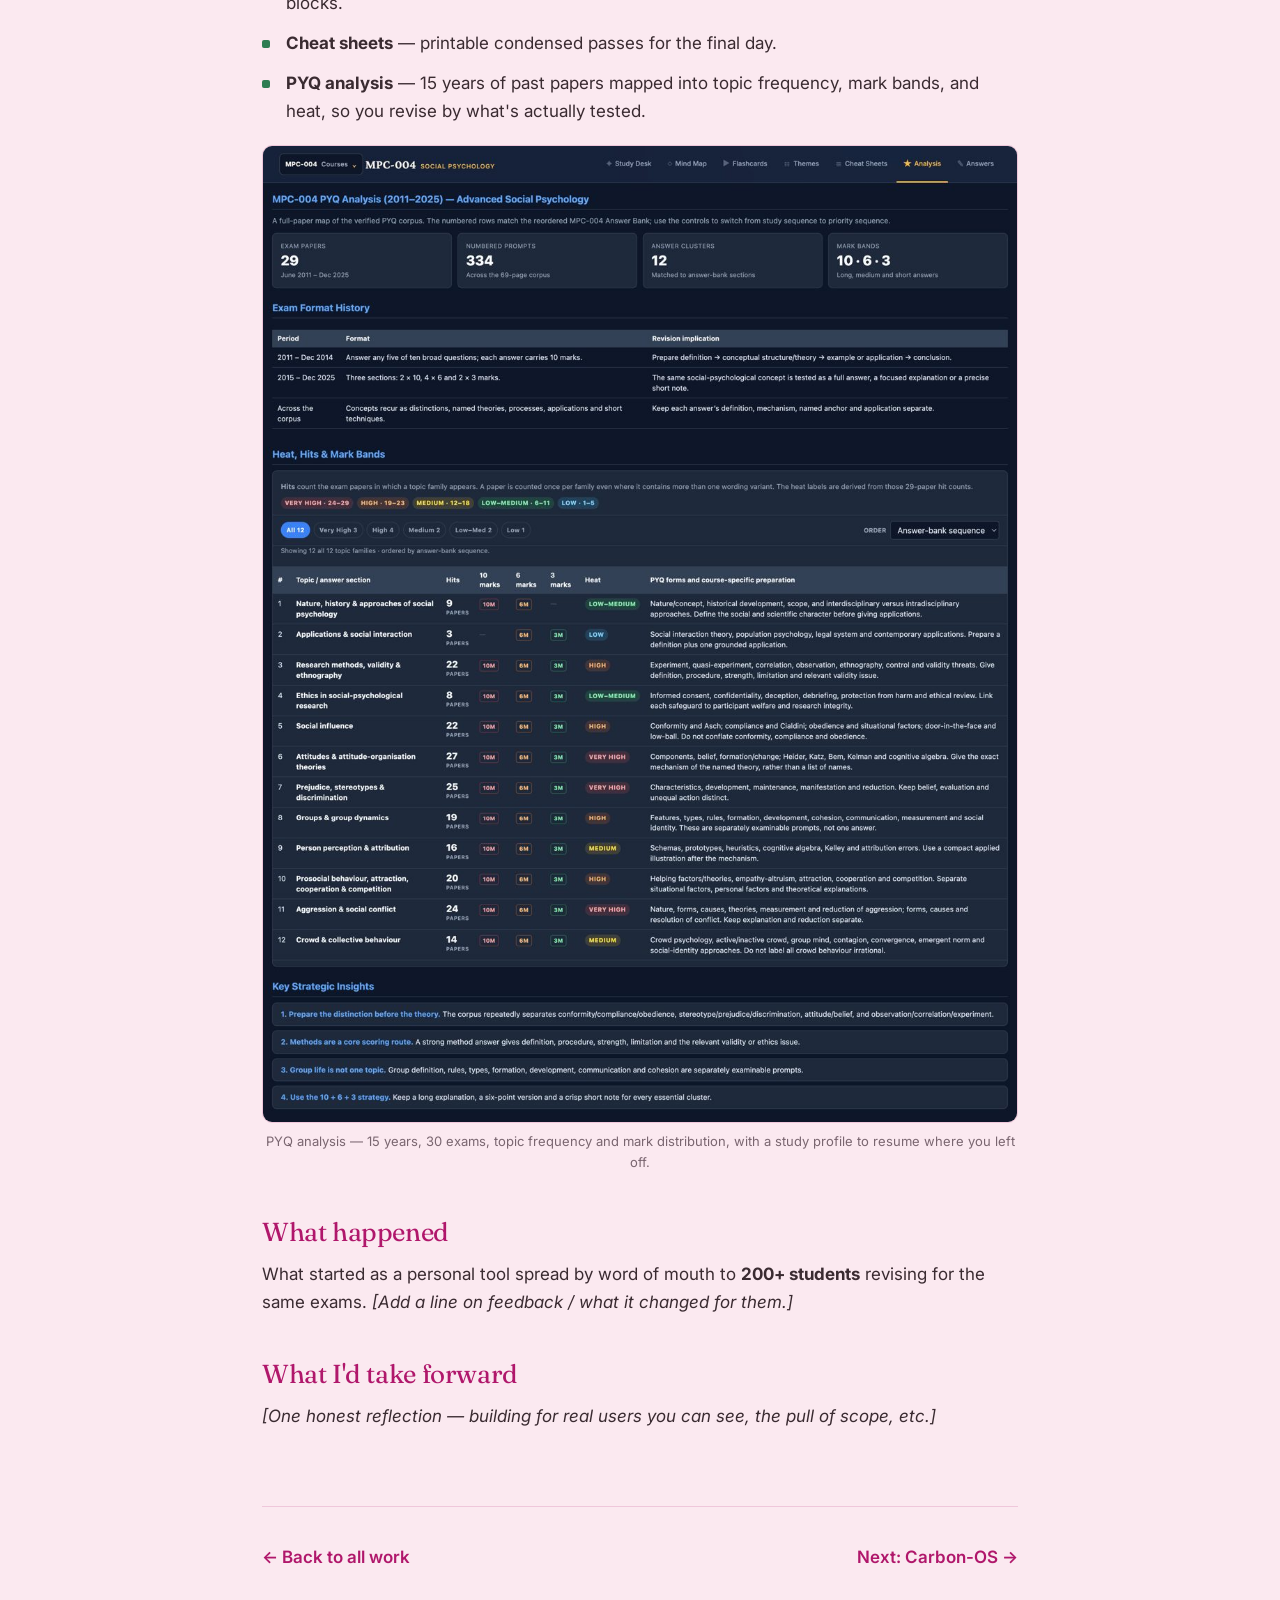
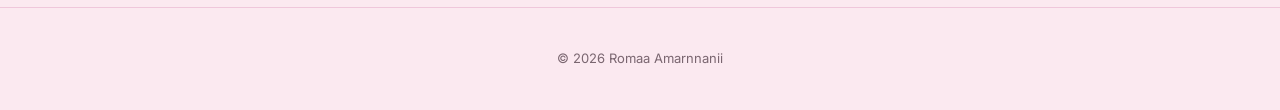
<file: cases/study-buddy.html>
<!DOCTYPE html>
<html lang="en">
<head>
<meta charset="UTF-8">
<meta name="viewport" content="width=device-width, initial-scale=1.0">
<title>IGNOU Study Buddy — Case Study · Romaa Amarnnanii</title>
<link rel="icon" href="data:image/svg+xml,<svg xmlns='http://www.w3.org/2000/svg' viewBox='0 0 16 16'><text y='14' font-size='14'>👋</text></svg>">
<link rel="preconnect" href="https://fonts.googleapis.com">
<link rel="preconnect" href="https://fonts.gstatic.com" crossorigin>
<link href="https://fonts.googleapis.com/css2?family=Fraunces:ital,opsz,wght@0,9..144,300;0,9..144,400;0,9..144,500;1,9..144,400&family=Inter:wght@400;500;600&display=swap" rel="stylesheet">
<link rel="stylesheet" href="../assets/styles.css">
</head>
<body>

<nav class="case-nav">
  <div class="wrap">
    <a href="../index.html" class="brand">Romaa Amarnnanii</a>
    <a href="../index.html#work" class="back">← All work</a>
  </div>
</nav>

<div class="case-wrap">
  <header class="case-head">
    <p class="eyebrow">Case Study · Ed-tech · Self-built</p>
    <h1>IGNOU Study Buddy</h1>
    <p class="lede">A study companion I built for my own MA Psychology exams — that ended up helping 200+ students revise during exam season.</p>
    <div class="meta-row">
      <div><div class="k">Role</div><div class="v">Built it end to end</div></div>
      <div><div class="k">For</div><div class="v">IGNOU MA Psychology</div></div>
      <div><div class="k">Reach</div><div class="v">200+ students</div></div>
      <div><div class="k">Live</div><div class="v"><a href="https://ignou-seven.vercel.app/" target="_blank" rel="noopener" style="color:var(--fuchsia)">ignou-seven.vercel.app ↗</a></div></div>
    </div>
  </header>

  <div class="case-img"><img src="../assets/study-desk.jpg" alt="Study Buddy — a calmer way to revise"><div class="case-cap">The study desk — choose a route: recall it, write for marks, see the links, trace the theories, or condense it.</div></div>

  <article>
    <p><em>[Draft — refine in your own voice.]</em></p>

    <h2>The problem</h2>
    <p>IGNOU's psychology papers span fifteen years of shifting formats and hundreds of recurring questions — but the study material is scattered, dense, and gives you no sense of what actually matters for the exam. I was revising for my own MA Psychology papers and wanted something calmer and sharper than a stack of PDFs.</p>

    <div class="pull">"I built the thing I wished existed the night before an exam."</div>

    <h2>What I built</h2>
    <p>A single, calm revision environment with a route for every kind of studying:</p>
    <ul>
      <li><strong>Flashcards</strong> — focused active-recall decks per course.</li>
      <li><strong>Answer bank</strong> — exam-ready answers built around the questions that keep returning.</li>
      <li><strong>Mind map &amp; themes</strong> — the full theory map, and threads that connect thinkers across blocks.</li>
      <li><strong>Cheat sheets</strong> — printable condensed passes for the final day.</li>
      <li><strong>PYQ analysis</strong> — 15 years of past papers mapped into topic frequency, mark bands, and heat, so you revise by what's actually tested.</li>
    </ul>

    <div class="case-img"><img src="../assets/study-analysis.jpg" alt="Study Buddy — PYQ analysis dashboard"><div class="case-cap">PYQ analysis — 15 years, 30 exams, topic frequency and mark distribution, with a study profile to resume where you left off.</div></div>

    <h2>What happened</h2>
    <p>What started as a personal tool spread by word of mouth to <strong>200+ students</strong> revising for the same exams. <em>[Add a line on feedback / what it changed for them.]</em></p>

    <h2>What I'd take forward</h2>
    <p><em>[One honest reflection — building for real users you can see, the pull of scope, etc.]</em></p>
  </article>

  <div class="nextnav">
    <a href="../index.html#work">← Back to all work</a>
    <a href="carbonos.html">Next: Carbon-OS →</a>
  </div>
</div>

<footer style="text-align:center"><div class="wrap">© 2026 Romaa Amarnnanii</div></footer>
<script src="../assets/main.js"></script>
</body>
</html>
</file>
<file: assets/styles.css>
/* ==========================================================================
   Romaa Amarnnanii — portfolio styles
   Minimalist light, pink base · fuchsia text · green accent · Fraunces + Inter
   ========================================================================== */
:root{
  --fuchsia:#B0176B;
  --fuchsia-deep:#7E0E4B;
  --green:#2E7D52;
  --green-deep:#1D4A3E;
  --pink-bg:#FBE9F0;
  --pink-soft:#F6D8E4;
  --pink-header:#FCEEF3;
  --cream-yellow:#F6EAC4;
  --paper:#FBE9F0;
  --white:#fff;
  --ink:#1A1114;
  --ink-soft:#7a6670;
  --hair:rgba(176,23,107,.16);
  --ph:rgba(26,17,20,.20);
  --maxw:1080px;
  --rose:#B0176B;--quince:#2E7D52;--evergreen:#1D4A3E;--cream-pink:#F6D8E4;
}
*{box-sizing:border-box;margin:0;padding:0}
html{scroll-behavior:smooth}
body{background:var(--pink-bg);color:var(--ink);font-family:'Inter',system-ui,sans-serif;font-size:17px;line-height:1.65;-webkit-font-smoothing:antialiased;overflow-x:hidden}
h1,h2,h3,.serif{font-family:'Fraunces',Georgia,serif;line-height:1.08;letter-spacing:-0.015em;font-weight:400}
a{color:inherit}
.wrap{max-width:var(--maxw);margin:0 auto;padding:0 32px}
img{max-width:100%;display:block}

/* fade-in on scroll */
.reveal{opacity:0;transform:translateY(22px);transition:opacity .7s ease,transform .7s ease}
.reveal.in{opacity:1;transform:none}
@media(prefers-reduced-motion:reduce){.reveal{opacity:1;transform:none;transition:none}}

/* image slot (placeholder) */
.imgslot{background:var(--pink-soft);border:1px dashed var(--ph);border-radius:8px;display:flex;align-items:center;justify-content:center;text-align:center;color:var(--ink-soft);font-size:12.5px;font-weight:500;padding:16px;min-height:150px}

/* NAV — light pink, minute separator */
nav{position:sticky;top:0;z-index:60;background:rgba(252,238,243,0.9);backdrop-filter:blur(12px);border-bottom:1px solid var(--hair)}
nav .wrap{display:flex;align-items:center;justify-content:space-between;height:70px}
.brand{font-family:'Fraunces';font-weight:500;font-size:19px;text-decoration:none;color:var(--fuchsia)}
.navlinks{display:flex;gap:28px;list-style:none}
.navlinks a{text-decoration:none;font-size:14px;font-weight:500;color:var(--ink-soft);transition:color .15s}
.navlinks a:hover{color:var(--fuchsia)}
.navtoggle{display:none;background:none;border:none;cursor:pointer;font-weight:600;font-size:14px;color:var(--fuchsia)}

/* HERO — photo left under greeting, copy right */
.hero{position:relative;overflow:hidden;background:var(--pink-bg)}
.hero .wrap{padding:70px 32px 86px;position:relative;z-index:3}
.hero .greet{font-family:'Fraunces';font-size:clamp(22px,3vw,30px);font-weight:400;color:var(--fuchsia);margin-bottom:36px}
.hero .greet .wave{display:inline-block;transform-origin:70% 70%;animation:wave 2.6s ease-in-out infinite}
@keyframes wave{0%,60%,100%{transform:rotate(0)}10%{transform:rotate(16deg)}20%{transform:rotate(-8deg)}30%{transform:rotate(16deg)}40%{transform:rotate(-4deg)}50%{transform:rotate(10deg)}}
.hero-cols{display:grid;grid-template-columns:.85fr 1.15fr;gap:52px;align-items:center}
@media(max-width:860px){.hero-cols{grid-template-columns:1fr;gap:36px}}
.hero-portrait{position:relative}
.hero-portrait img{width:100%;border-radius:8px;position:relative;z-index:2}
.hero-portrait::after{content:"";position:absolute;left:-14px;bottom:-14px;width:72%;height:72%;border:2px solid var(--green);border-radius:8px;z-index:1}
.hero h1{font-size:clamp(32px,4.6vw,56px);font-weight:300;letter-spacing:-0.025em;color:var(--ink)}
.hero h1 em{font-style:italic;color:var(--fuchsia)}
.hero .sub{font-size:clamp(17px,1.9vw,21px);max-width:44ch;margin-top:26px;color:var(--fuchsia-deep)}
.hero .idline{font-size:14px;font-weight:600;color:var(--green);margin-top:28px;letter-spacing:.04em}
.hero .idline span{color:var(--ink-soft);font-weight:400;margin:0 4px}
.hero-metrics{display:flex;gap:34px;margin-top:34px;flex-wrap:wrap}
.metric .n{font-family:'Fraunces';font-size:28px;font-weight:500;color:var(--green);line-height:1}
.metric .l{font-size:13px;color:var(--fuchsia-deep);margin-top:6px;max-width:22ch}
.hero .cta{margin-top:34px;display:flex;gap:26px;align-items:center;flex-wrap:wrap}
.link-underline{text-decoration:none;font-weight:600;font-size:16px;color:var(--fuchsia);border-bottom:2px solid var(--fuchsia);padding-bottom:3px;transition:opacity .15s}
.link-underline:hover{opacity:.7}
.link-plain{text-decoration:none;font-weight:500;font-size:16px;color:var(--ink-soft);border-bottom:1px solid transparent;padding-bottom:3px}
.link-plain:hover{border-color:var(--ink-soft)}

/* floating emojis — first fold only, always visible, gentle sway */
.herosky{position:absolute;inset:0;z-index:1;pointer-events:none;overflow:hidden}
.hero .wrap{position:relative;z-index:2}
.hfloat{position:absolute;opacity:.55;font-size:32px;animation:sway 6s ease-in-out infinite}
.hf1{top:12%;left:6%;animation-delay:0s}
.hf2{top:22%;right:8%;animation-delay:-1.2s;font-size:26px}
.hf3{top:58%;left:3%;animation-delay:-2.4s;font-size:24px}
.hf4{bottom:14%;right:12%;animation-delay:-3s;font-size:30px}
.hf5{top:40%;right:3%;animation-delay:-1.8s;font-size:22px}
.hf6{bottom:22%;left:14%;animation-delay:-4s;font-size:20px}

.hf7{top:16%;right:20%;animation-delay:-2.6s;font-size:22px}
.hf8{top:70%;right:24%;animation-delay:-3.6s;font-size:26px}
.hf9{bottom:30%;left:28%;animation-delay:-1s;font-size:24px}
.hf10{top:30%;left:20%;animation-delay:-4.4s;font-size:18px}
@keyframes sway{0%,100%{transform:translateY(0) rotate(-4deg)}50%{transform:translateY(-14px) rotate(4deg)}}
@media(prefers-reduced-motion:reduce){.hfloat{animation:none}}

/* SECTIONS */
section{padding:92px 0}
.sec-label{font-size:12.5px;font-weight:600;letter-spacing:.12em;text-transform:uppercase;margin-bottom:20px;display:flex;align-items:center;gap:10px}
.sec-label::before{content:"";width:22px;height:2px;background:currentColor}
.s-rose .sec-label{color:var(--fuchsia)}
.s-quince .sec-label{color:var(--green)}
.s-green .sec-label{color:var(--green)}
.sec-title{font-size:clamp(28px,4vw,44px);margin-bottom:22px;max-width:22ch;font-weight:400}
.sec-intro{max-width:60ch;color:var(--ink-soft);font-size:18px;margin-bottom:52px}

/* ABOUT */
.about-lead{font-family:'Fraunces';font-size:clamp(24px,3.4vw,36px);line-height:1.28;font-weight:400;max-width:26ch;margin-bottom:36px}
.about-lead em{font-style:italic;color:var(--fuchsia)}
.about-body{max-width:62ch;font-size:19px;line-height:1.75}
.about-body p{margin-bottom:22px;color:#3a2b31}
.about-body b{color:var(--fuchsia-deep);font-weight:600}

/* WORK — big feature cards */
.feat{display:grid;grid-template-columns:1.15fr 1fr;gap:0;border:1px solid var(--hair);border-radius:14px;overflow:hidden;background:var(--white);margin-bottom:28px;text-decoration:none;color:inherit;transition:transform .16s,box-shadow .16s}
.feat:hover{transform:translateY(-4px);box-shadow:0 18px 40px rgba(176,23,107,.12)}
.feat.flip{grid-template-columns:1fr 1.15fr}
@media(max-width:760px){.feat,.feat.flip{grid-template-columns:1fr}}
.feat .fimg{min-height:300px;background:#F1ECFB;position:relative;overflow:hidden;display:flex;align-items:center;justify-content:center}
.feat .fimg img{width:100%;height:100%;object-fit:contain;object-position:center;padding:18px}
.feat .fbody{padding:38px 40px;display:flex;flex-direction:column;justify-content:center}
.feat .ftag{font-size:12.5px;font-weight:600;color:var(--green);letter-spacing:.05em;text-transform:uppercase;margin-bottom:14px}
.feat h3{font-size:clamp(24px,3vw,32px);margin-bottom:14px;font-weight:400}
.feat p{font-size:15.5px;color:var(--ink-soft);margin-bottom:16px}
.feat .clients{font-size:13px;color:var(--fuchsia-deep);margin-bottom:18px}
.feat .clients b{font-weight:600}
.feat .more{font-size:14.5px;font-weight:600;color:var(--fuchsia)}

/* CAREER */
.career-row{display:grid;grid-template-columns:170px 1fr;gap:32px;padding:30px 0;border-bottom:1px solid var(--hair)}
.career-row:first-child{border-top:1px solid var(--hair)}
@media(max-width:680px){.career-row{grid-template-columns:1fr;gap:8px}}
.career-when{font-size:14px;color:var(--green);font-weight:600;padding-top:5px}
.career-role{font-family:'Fraunces';font-size:21px;font-weight:400}
.career-co{color:var(--fuchsia)}
.career-row p{font-size:15px;color:var(--ink-soft);margin-top:8px;max-width:60ch}
.career-row ul{margin:12px 0 0;list-style:none}
.career-row li{position:relative;padding-left:20px;margin-bottom:8px;font-size:14.5px;color:var(--ink-soft);max-width:60ch}
.career-row li::before{content:"";position:absolute;left:0;top:10px;width:7px;height:7px;background:var(--green);border-radius:2px}

/* STUDIES */
.studies{display:grid;grid-template-columns:1fr 1fr;gap:0 48px}
@media(max-width:680px){.studies{grid-template-columns:1fr}}
.study{padding:24px 0;border-bottom:1px solid var(--hair)}
.study h3{font-size:19px;font-weight:400;margin-bottom:4px}
.study .meta{font-size:13px;color:var(--green);font-weight:600;margin-bottom:8px}
.study p{font-size:14.5px;color:var(--ink-soft)}
.study-min{margin-top:28px;font-size:14px;color:var(--ink-soft);line-height:2}
.study-min b{color:var(--ink);font-weight:600}

/* GARDEN */
.garden{background:var(--pink-soft)}
.tabs{display:flex;gap:24px;margin-bottom:32px;border-bottom:1px solid var(--hair)}
.tab{background:none;border:none;cursor:pointer;font-family:'Inter';font-weight:600;font-size:16px;color:var(--ink-soft);padding:0 0 14px;margin-bottom:-1px;border-bottom:2px solid transparent}
.tab.active{color:var(--fuchsia);border-color:var(--fuchsia)}
.tab-panel{display:none}
.tab-panel.active{display:grid;grid-template-columns:1fr 1fr;gap:24px}
@media(max-width:680px){.tab-panel.active{grid-template-columns:1fr}}
.entry{background:var(--white);border:1px solid var(--hair);border-radius:12px;overflow:hidden;display:flex;flex-direction:column}
.entry .eimg{min-height:180px;background:var(--pink-soft);overflow:hidden}
.entry .eimg img{width:100%;height:180px;object-fit:cover;object-position:center;display:block}
.entry .ebody{padding:22px 24px}
.entry .kind{font-size:12px;font-weight:600;color:var(--green);letter-spacing:.04em;margin-bottom:8px;text-transform:uppercase}
.entry h4{font-family:'Fraunces';font-size:20px;margin-bottom:8px;font-weight:400}
.entry p{font-size:14.5px;color:var(--ink-soft)}

/* BEYOND — the bloom */
.beyond{background:var(--green-deep);color:var(--pink-bg)}
.beyond .sec-label{color:var(--cream-yellow)}
.beyond .sec-title,.beyond .sec-intro{color:var(--pink-bg)}
.beyond .sec-intro{opacity:.82}
.beyond-grid{display:grid;grid-template-columns:repeat(2,1fr);gap:20px;align-items:stretch}
@media(max-width:760px){.beyond-grid{grid-template-columns:1fr}}
.bcard{border-radius:10px;overflow:hidden;background:rgba(255,255,255,.06);border:1px solid rgba(255,255,255,.12);display:flex;flex-direction:column}
.bcard .bhead{padding:18px 26px;font-family:'Fraunces';font-size:22px;font-weight:500}
.bcard.books .bhead{color:var(--cream-yellow)}
.bcard.making .bhead{color:#F6A8CE}
.bcard.playing .bhead{color:#9EE6C0}
.bcard.cooking .bhead{color:var(--cream-yellow)}
.bcard .bbody{padding:0 26px 18px;font-size:15px;line-height:1.7;color:#e9dfe4;flex:1}
.bcard .bbody b{color:#fff;font-weight:600}
.bcard .imgstrip{display:grid;grid-template-columns:repeat(3,1fr);gap:12px;padding:18px 28px 28px}
.bcard .imgstrip.two{grid-template-columns:repeat(2,1fr);gap:12px}
.bcard .imgstrip .imgslot{min-height:200px;font-size:11px;background:rgba(255,255,255,.05);border-color:rgba(255,255,255,.25);color:rgba(255,255,255,.7);border-radius:6px}
.bcard .imgstrip img{width:100%;height:200px;object-fit:cover;object-position:center;border-radius:8px}

/* CONTACT */
.contact .big{font-family:'Fraunces';font-size:clamp(28px,5vw,54px);font-weight:300;text-decoration:none;color:var(--fuchsia);border-bottom:2px solid var(--fuchsia);padding-bottom:6px}
.contact .big:hover{opacity:.7}
.social{display:flex;gap:26px;margin-top:36px;flex-wrap:wrap}
.social a{text-decoration:none;font-weight:500;font-size:15px;color:var(--ink-soft);border-bottom:1px solid transparent;padding-bottom:2px}
.social a:hover{border-color:var(--fuchsia);color:var(--fuchsia)}
footer{padding:40px 0;font-size:13px;color:var(--ink-soft);border-top:1px solid var(--hair)}

/* MOBILE NAV */
@media(max-width:820px){
  .navlinks{display:none;position:absolute;top:70px;left:0;right:0;flex-direction:column;gap:0;background:var(--pink-header);border-bottom:1px solid var(--hair)}
  .navlinks.open{display:flex}
  .navlinks li{border-top:1px solid var(--hair)}
  .navlinks a{display:block;padding:16px 32px}
  .navtoggle{display:block}
}

/* SMALL SCREENS — tighten spacing & fix cramped crops */
@media(max-width:600px){
  .wrap{padding:0 20px}
  section{padding:60px 0}
  .hero .wrap{padding:48px 20px 60px}
  .hero .greet{margin-bottom:24px}
  .hero-metrics{gap:22px 28px;margin-top:28px}
  .sec-intro{margin-bottom:38px}
  /* Beyond: taller thin crops -> shorter, better-proportioned strip */
  .bcard .bhead{padding:16px 22px}
  .bcard .bbody{padding:0 22px 16px}
  .bcard .imgstrip{padding:14px 22px 22px;gap:10px}
  .bcard .imgstrip img,.bcard .imgstrip .imgslot{height:132px;min-height:132px}
  .feat .fimg{min-height:220px}
  .feat .fbody{padding:30px 26px}
}

/* ==== CASE STUDY PAGES ==== */
.case-wrap{max-width:820px;margin:0 auto;padding:0 32px}
.case-nav .wrap{max-width:1080px;display:flex;align-items:center;justify-content:space-between;height:70px}
.back{text-decoration:none;font-size:14px;font-weight:600;color:var(--fuchsia)}
.case-head{padding:64px 0 32px}
.eyebrow{font-size:12.5px;font-weight:600;color:var(--green);letter-spacing:.08em;text-transform:uppercase;margin-bottom:16px}
.case-head h1{font-size:clamp(34px,6vw,56px);font-weight:300;letter-spacing:-.02em;color:var(--ink)}
.case-head .lede{font-size:20px;color:var(--fuchsia-deep);margin-top:20px;max-width:54ch}
.meta-row{display:flex;flex-wrap:wrap;gap:28px;margin-top:32px;padding-top:28px;border-top:1px solid var(--hair)}
.meta-row .k{color:var(--ink-soft);margin-bottom:4px;font-size:13px}
.meta-row .v{font-weight:600;font-size:14px;color:var(--ink)}
.case-img{margin:16px 0}
.case-img img{width:100%;border-radius:10px;border:1px solid var(--hair)}
.case-cap{font-size:13px;color:var(--ink-soft);text-align:center;margin-top:8px}
article{padding:16px 0 56px}
article h2{font-family:'Fraunces';font-size:26px;font-weight:400;margin:44px 0 14px;color:var(--fuchsia)}
article p{margin-bottom:20px;color:#3a2b31}
article ul{margin:0 0 20px;list-style:none}
article li{position:relative;padding-left:24px;margin-bottom:12px;color:#3a2b31}
article li::before{content:"";position:absolute;left:0;top:11px;width:8px;height:8px;background:var(--green);border-radius:2px}
.pull{font-family:'Fraunces';font-size:23px;line-height:1.35;color:var(--ink);border-left:2px solid var(--fuchsia);padding:4px 0 4px 22px;margin:34px 0}
.clientrow{display:flex;flex-wrap:wrap;gap:10px;margin:8px 0 26px}
.clientrow span{background:var(--pink-soft);border:1px solid var(--hair);border-radius:100px;padding:7px 16px;font-size:13.5px;font-weight:500}
.nextnav{border-top:1px solid var(--hair);padding:36px 0;display:flex;justify-content:space-between;gap:20px;flex-wrap:wrap}
.nextnav a{text-decoration:none;font-weight:600;color:var(--fuchsia)}
@media(max-width:600px){
  .case-wrap{padding:0 20px}
  .case-nav .wrap{padding:0 20px}
  .case-head{padding:44px 0 24px}
  .meta-row{gap:18px 28px}
  article h2{margin:34px 0 12px}
  .pull{font-size:20px;padding-left:18px;margin:28px 0}
}
</file>
